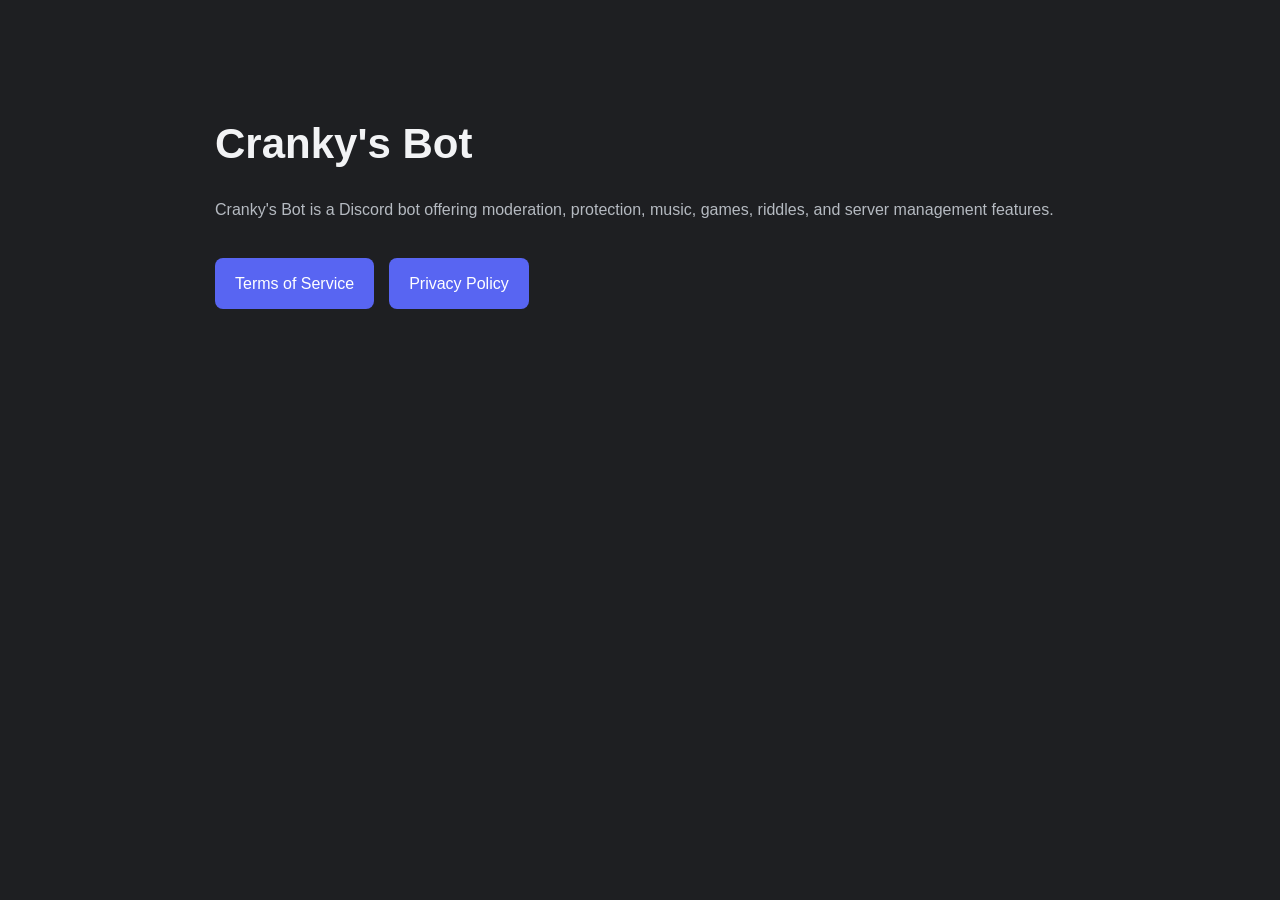
<file: index.html>
<!DOCTYPE html>
<html lang="en">
<head>
  <meta charset="UTF-8">
  <meta name="viewport" content="width=device-width, initial-scale=1.0">
  <title>Cranky's Bot</title>
  <link rel="stylesheet" href="style.css">
</head>

<body>

  <main class="container">

    <h1>Cranky's Bot</h1>

    <p>
      Cranky's Bot is a Discord bot offering moderation,
      protection, music, games, riddles, and server management features.
    </p>

    <div class="buttons">
      <a href="terms.html">Terms of Service</a>
      <a href="privacy.html">Privacy Policy</a>
    </div>

  </main>

</body>
</html>
</file>
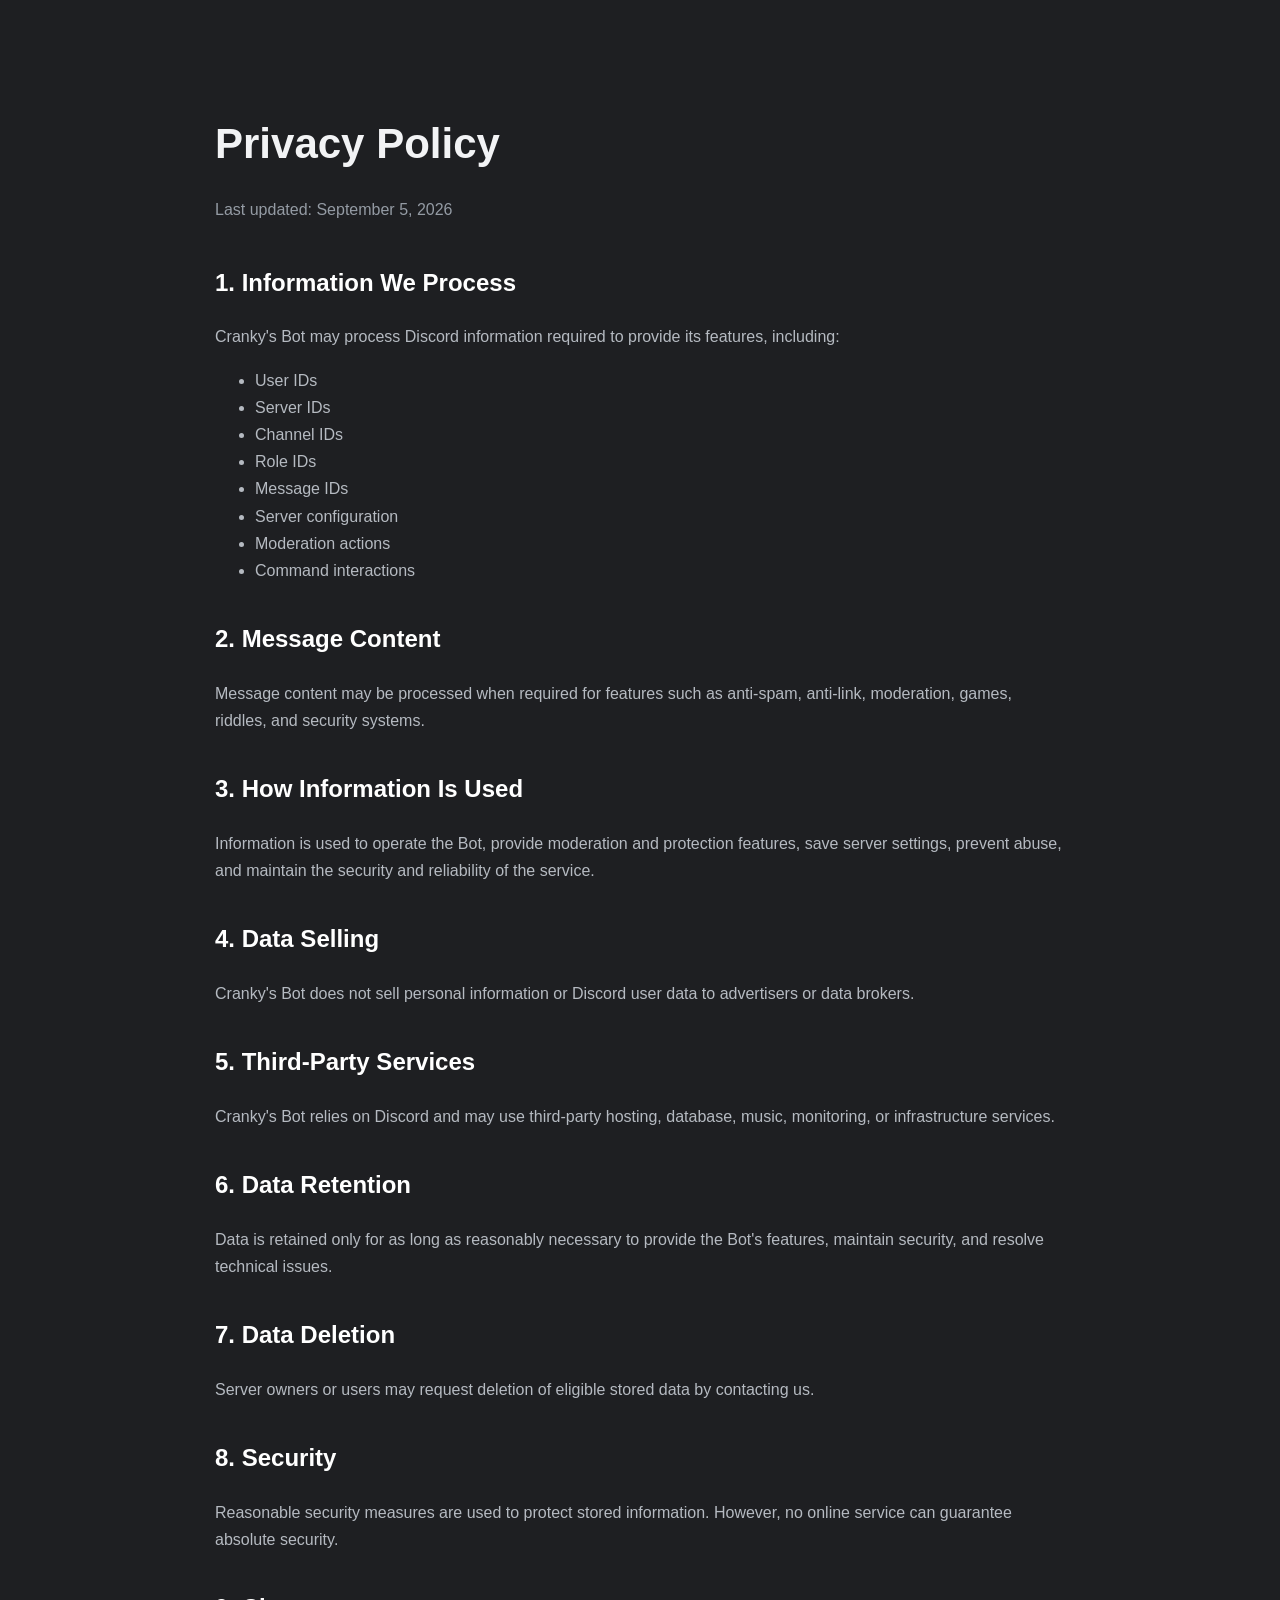
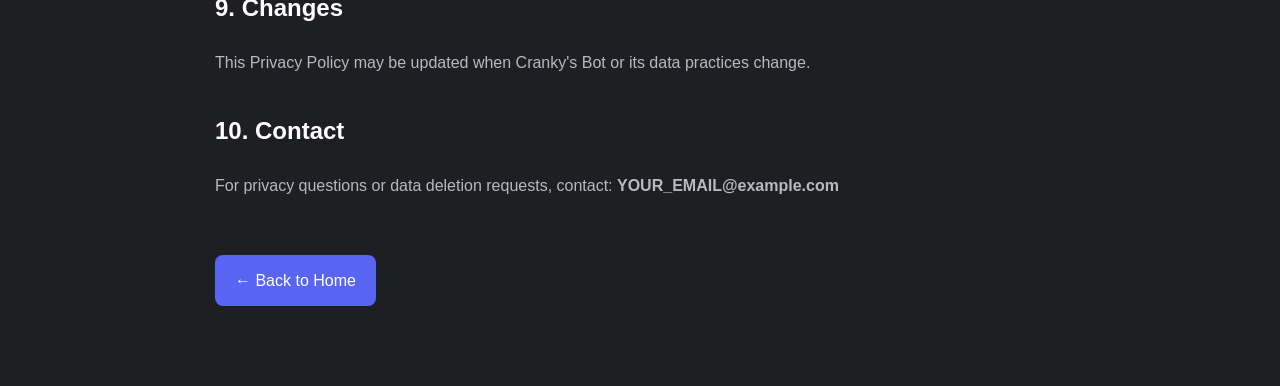
<file: privacy.html>
<!DOCTYPE html>
<html lang="en">
<head>
  <meta charset="UTF-8">
  <meta name="viewport" content="width=device-width, initial-scale=1.0">
  <title>Privacy Policy - Cranky's Bot</title>
  <link rel="stylesheet" href="style.css">
</head>

<body>

  <main class="container">

    <h1>Privacy Policy</h1>

    <p class="date">Last updated: September 5, 2026</p>

    <h2>1. Information We Process</h2>
    <p>
      Cranky's Bot may process Discord information required
      to provide its features, including:
    </p>

    <ul>
      <li>User IDs</li>
      <li>Server IDs</li>
      <li>Channel IDs</li>
      <li>Role IDs</li>
      <li>Message IDs</li>
      <li>Server configuration</li>
      <li>Moderation actions</li>
      <li>Command interactions</li>
    </ul>

    <h2>2. Message Content</h2>
    <p>
      Message content may be processed when required for features
      such as anti-spam, anti-link, moderation, games, riddles,
      and security systems.
    </p>

    <h2>3. How Information Is Used</h2>
    <p>
      Information is used to operate the Bot, provide moderation
      and protection features, save server settings, prevent abuse,
      and maintain the security and reliability of the service.
    </p>

    <h2>4. Data Selling</h2>
    <p>
      Cranky's Bot does not sell personal information
      or Discord user data to advertisers or data brokers.
    </p>

    <h2>5. Third-Party Services</h2>
    <p>
      Cranky's Bot relies on Discord and may use third-party
      hosting, database, music, monitoring, or infrastructure services.
    </p>

    <h2>6. Data Retention</h2>
    <p>
      Data is retained only for as long as reasonably necessary
      to provide the Bot's features, maintain security,
      and resolve technical issues.
    </p>

    <h2>7. Data Deletion</h2>
    <p>
      Server owners or users may request deletion of eligible
      stored data by contacting us.
    </p>

    <h2>8. Security</h2>
    <p>
      Reasonable security measures are used to protect stored information.
      However, no online service can guarantee absolute security.
    </p>

    <h2>9. Changes</h2>
    <p>
      This Privacy Policy may be updated when Cranky's Bot
      or its data practices change.
    </p>

    <h2>10. Contact</h2>
    <p>
      For privacy questions or data deletion requests, contact:
      <strong>YOUR_EMAIL@example.com</strong>
    </p>

    <a class="back" href="index.html">← Back to Home</a>

  </main>

</body>
</html>
</file>
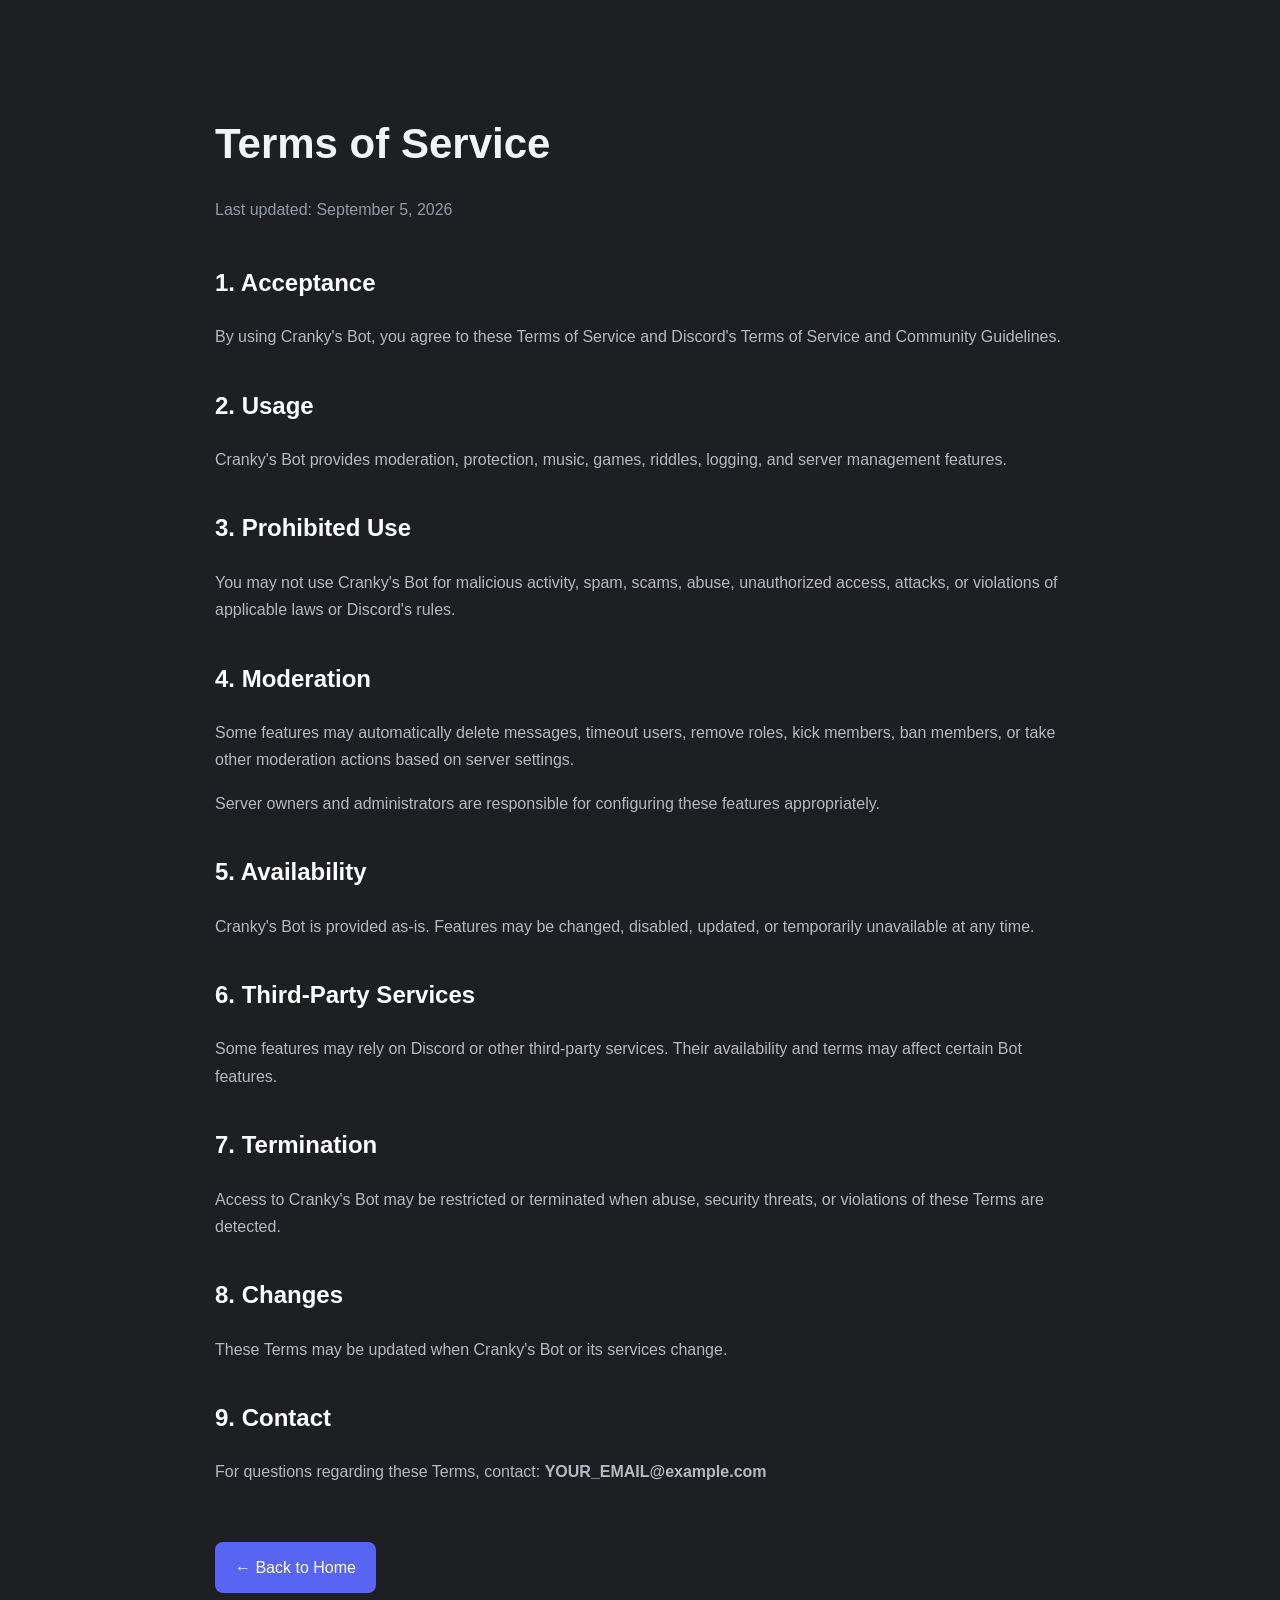
<file: terms.html>
<!DOCTYPE html>
<html lang="en">
<head>
  <meta charset="UTF-8">
  <meta name="viewport" content="width=device-width, initial-scale=1.0">
  <title>Terms of Service - Cranky's Bot</title>
  <link rel="stylesheet" href="style.css">
</head>

<body>

  <main class="container">

    <h1>Terms of Service</h1>

    <p class="date">Last updated: September 5, 2026</p>

    <h2>1. Acceptance</h2>
    <p>
      By using Cranky's Bot, you agree to these Terms of Service
      and Discord's Terms of Service and Community Guidelines.
    </p>

    <h2>2. Usage</h2>
    <p>
      Cranky's Bot provides moderation, protection, music, games,
      riddles, logging, and server management features.
    </p>

    <h2>3. Prohibited Use</h2>
    <p>
      You may not use Cranky's Bot for malicious activity,
      spam, scams, abuse, unauthorized access, attacks,
      or violations of applicable laws or Discord's rules.
    </p>

    <h2>4. Moderation</h2>
    <p>
      Some features may automatically delete messages,
      timeout users, remove roles, kick members, ban members,
      or take other moderation actions based on server settings.
    </p>

    <p>
      Server owners and administrators are responsible for configuring
      these features appropriately.
    </p>

    <h2>5. Availability</h2>
    <p>
      Cranky's Bot is provided as-is. Features may be changed,
      disabled, updated, or temporarily unavailable at any time.
    </p>

    <h2>6. Third-Party Services</h2>
    <p>
      Some features may rely on Discord or other third-party services.
      Their availability and terms may affect certain Bot features.
    </p>

    <h2>7. Termination</h2>
    <p>
      Access to Cranky's Bot may be restricted or terminated
      when abuse, security threats, or violations of these Terms are detected.
    </p>

    <h2>8. Changes</h2>
    <p>
      These Terms may be updated when Cranky's Bot or its services change.
    </p>

    <h2>9. Contact</h2>
    <p>
      For questions regarding these Terms, contact:
      <strong>YOUR_EMAIL@example.com</strong>
    </p>

    <a class="back" href="index.html">← Back to Home</a>

  </main>

</body>
</html>
</file>
<file: style.css>
* {
  box-sizing: border-box;
}

body {
  margin: 0;
  min-height: 100vh;

  background: #1e1f22;
  color: #f2f3f5;

  font-family:
    Arial,
    Helvetica,
    sans-serif;

  line-height: 1.7;
}

.container {
  width: min(850px, 90%);
  margin: 0 auto;
  padding: 80px 0;
}

h1 {
  font-size: 42px;
  margin-bottom: 10px;
}

h2 {
  margin-top: 35px;
  color: #ffffff;
}

p,
li {
  color: #b5bac1;
}

.date {
  color: #949ba4;
  margin-bottom: 40px;
}

.buttons {
  display: flex;
  gap: 15px;
  flex-wrap: wrap;
  margin-top: 35px;
}

.buttons a,
.back {
  display: inline-block;

  background: #5865f2;
  color: white;

  text-decoration: none;

  padding: 12px 20px;
  border-radius: 8px;

  transition: 0.2s;
}

.buttons a:hover,
.back:hover {
  background: #4752c4;
}

.back {
  margin-top: 40px;
}
</file>
